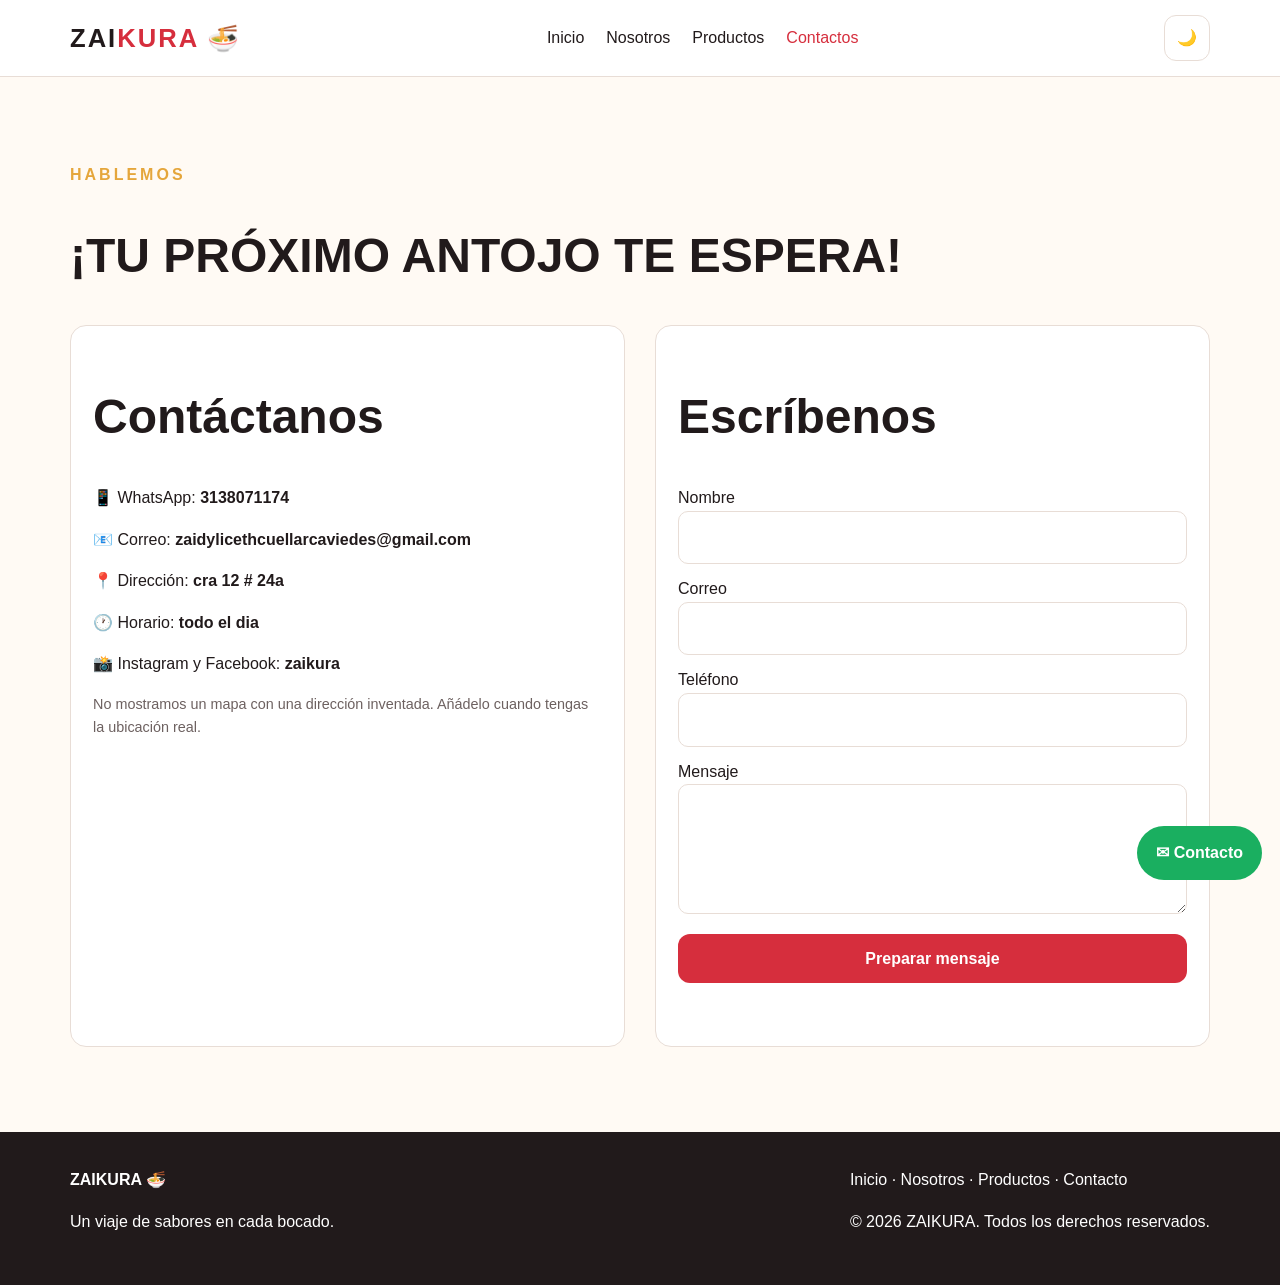
<file: contacto.html>
<!doctype html><html lang="es"><head><meta charset="utf-8"><meta name="viewport" content="width=device-width,initial-scale=1"><meta name="description" content="ZAIKURA, restaurante de comida asiática: ramen, sushi, cocina coreana y mucho más."><title>Contacto | ZAIKURA</title><link rel="stylesheet" href="style.css"></head><body data-page=""><header class="header"><nav class="container nav" aria-label="Principal"><a class="brand" href="index.html">ZAI<span>KURA</span> 🍜</a><div class="links" id="nav-links"><a href="index.html">Inicio</a><a href="nosotros.html">Nosotros</a><a href="productos.html">Productos</a><a href="contacto.html">Contactos</a></div><div class="actions"><button class="icon-btn" id="theme-toggle" aria-label="Cambiar modo claro u oscuro">🌙</button><button class="icon-btn menu" id="menu-toggle" aria-label="Abrir menú" aria-controls="nav-links" aria-expanded="false">☰</button></div></nav></header><main><section class="section container"><span class="eyebrow">Hablemos</span><h1>¡TU PRÓXIMO ANTOJO TE ESPERA!</h1><div class="contact-grid"><div class="info"><h2>Contáctanos</h2><p>📱 WhatsApp: <strong>3138071174</strong></p><p>📧 Correo: <strong>zaidylicethcuellarcaviedes@gmail.com</strong></p><p>📍 Dirección: <strong>cra 12 # 24a</strong></p><p>🕐 Horario: <strong>todo el dia</strong></p><p>📸 Instagram y Facebook: <strong>zaikura</strong></p><p class="notice">No mostramos un mapa con una dirección inventada. Añádelo cuando tengas la ubicación real.</p></div><div class="info"><h2>Escríbenos</h2><form id="contact-form" class="form"><label>Nombre<input name="nombre" autocomplete="name" required minlength="2"></label><label>Correo<input name="correo" type="email" autocomplete="email" required></label><label>Teléfono<input name="telefono" type="tel" autocomplete="tel" required pattern="[0-9+ ()-]{7,20}"></label><label>Mensaje<textarea name="mensaje" required minlength="10"></textarea></label><button class="btn" type="submit">Preparar mensaje</button><p id="form-status" class="notice" role="status"></p></form></div></div></section></main><footer class="footer"><div class="container footer-inner"><div><strong>ZAIKURA 🍜</strong><p>Un viaje de sabores en cada bocado.</p></div><div><a href="index.html">Inicio</a> · <a href="nosotros.html">Nosotros</a> · <a href="productos.html">Productos</a> · <a href="contacto.html">Contacto</a><p>© <span id="year">2026</span> ZAIKURA. Todos los derechos reservados.</p></div></div></footer><a href="contacto.html" class="wa" aria-label="Ir a contactos">✉ Contacto</a><script src="script.js" defer></script><script>document.getElementById('year').textContent=new Date().getFullYear()</script></body></html>
</file>
<file: style.css>
:root{--bg:#fffaf4;--surface:#fff;--ink:#211a1b;--muted:#6d6160;--accent:#d62e3d;--gold:#e5a63b;--border:#e8ddd6}body.dark{--bg:#151417;--surface:#242126;--ink:#fff4e9;--muted:#c8b9b1;--border:#453b40}*{box-sizing:border-box}html{scroll-behavior:smooth}body{margin:0;background:var(--bg);color:var(--ink);font-family:Arial,sans-serif;line-height:1.6}a{color:inherit;text-decoration:none}button,input,textarea{font:inherit}button{cursor:pointer}.container{width:min(1140px,92%);margin:auto}.header{position:sticky;top:0;z-index:20;background:var(--surface);border-bottom:1px solid var(--border)}.nav{display:flex;align-items:center;justify-content:space-between;gap:20px;min-height:76px}.brand{font-weight:900;font-size:1.6rem;letter-spacing:2px}.brand span{color:var(--accent)}.links{display:flex;gap:22px;align-items:center}.links a.active,.links a:hover{color:var(--accent)}.actions{display:flex;gap:8px}.icon-btn{border:1px solid var(--border);border-radius:12px;background:var(--surface);color:var(--ink);padding:9px 12px}.menu{display:none}.btn{display:inline-block;background:var(--accent);color:white;border:0;border-radius:12px;padding:12px 21px;font-weight:bold;transition:transform .2s}.btn:hover{transform:translateY(-3px)}.btn.outline{background:transparent;border:2px solid var(--accent);color:var(--ink)}.hero{min-height:520px;display:grid;align-items:center;background:linear-gradient(90deg,rgba(18,11,12,.9),rgba(18,11,12,.2)),url('https://images.unsplash.com/photo-1569718212165-3a8278d5f624?auto=format&fit=crop&w=1800&q=85') center/cover;color:white}.hero h1{font-size:clamp(2.5rem,6vw,5rem);line-height:1.08;max-width:720px;margin:10px 0}.hero p{max-width:600px;font-size:1.1rem}.eyebrow{color:var(--gold);font-weight:800;letter-spacing:3px;text-transform:uppercase}.section{padding:85px 0}.section h1,.section h2{font-size:clamp(2rem,4vw,3rem);line-height:1.2}.lead{color:var(--muted);max-width:700px}.grid{display:grid;grid-template-columns:repeat(3,1fr);gap:22px;margin-top:28px}.card{background:var(--surface);border:1px solid var(--border);border-radius:18px;overflow:hidden;box-shadow:0 10px 30px #0000000b;transition:transform .2s}.card:hover{transform:translateY(-5px)}.card img{width:100%;height:220px;object-fit:cover}.card-body{padding:22px}.card h3{margin:0}.price{color:var(--accent);font-size:1.2rem;font-weight:900}.tag{display:inline-block;color:var(--accent);font-size:.85rem;font-weight:bold}.split{display:grid;grid-template-columns:1fr 1fr;gap:48px;align-items:center}.split img{width:100%;border-radius:22px;max-height:520px;object-fit:cover}.filters{display:flex;flex-wrap:wrap;gap:10px;margin:28px 0}.filter{background:var(--surface);border:1px solid var(--border);color:var(--ink);border-radius:30px;padding:9px 18px}.filter.active{background:var(--accent);color:white}.info{background:var(--surface);border:1px solid var(--border);border-radius:16px;padding:22px}.contact-grid{display:grid;grid-template-columns:1fr 1fr;gap:30px}.form{display:grid;gap:12px}.form input,.form textarea{width:100%;background:var(--surface);border:1px solid var(--border);color:var(--ink);border-radius:10px;padding:13px}.form textarea{min-height:130px}.footer{background:#211a1b;color:#fff;padding:35px 0}.footer-inner{display:flex;justify-content:space-between;gap:20px;flex-wrap:wrap}.wa{position:fixed;right:18px;bottom:20px;background:#1aaf60;color:white;border-radius:50px;padding:14px 19px;z-index:15;font-weight:bold}.reveal{opacity:0;transform:translateY(20px);transition:opacity .6s,transform .6s}.reveal.visible{opacity:1;transform:none}.notice{font-size:.9rem;color:var(--muted)}@media(max-width:800px){.menu{display:block}.links{display:none;position:absolute;top:76px;left:0;right:0;background:var(--surface);padding:20px;flex-direction:column;border-bottom:1px solid var(--border)}.links.open{display:flex}.grid{grid-template-columns:repeat(2,1fr)}.split,.contact-grid{grid-template-columns:1fr}}@media(max-width:560px){.grid{grid-template-columns:1fr}.section{padding:55px 0}.hero{min-height:470px}.brand{font-size:1.25rem}}@media(prefers-reduced-motion:reduce){*,*:before,*:after{scroll-behavior:auto!important;transition:none!important;animation:none!important}.reveal{opacity:1;transform:none}}
</file>
